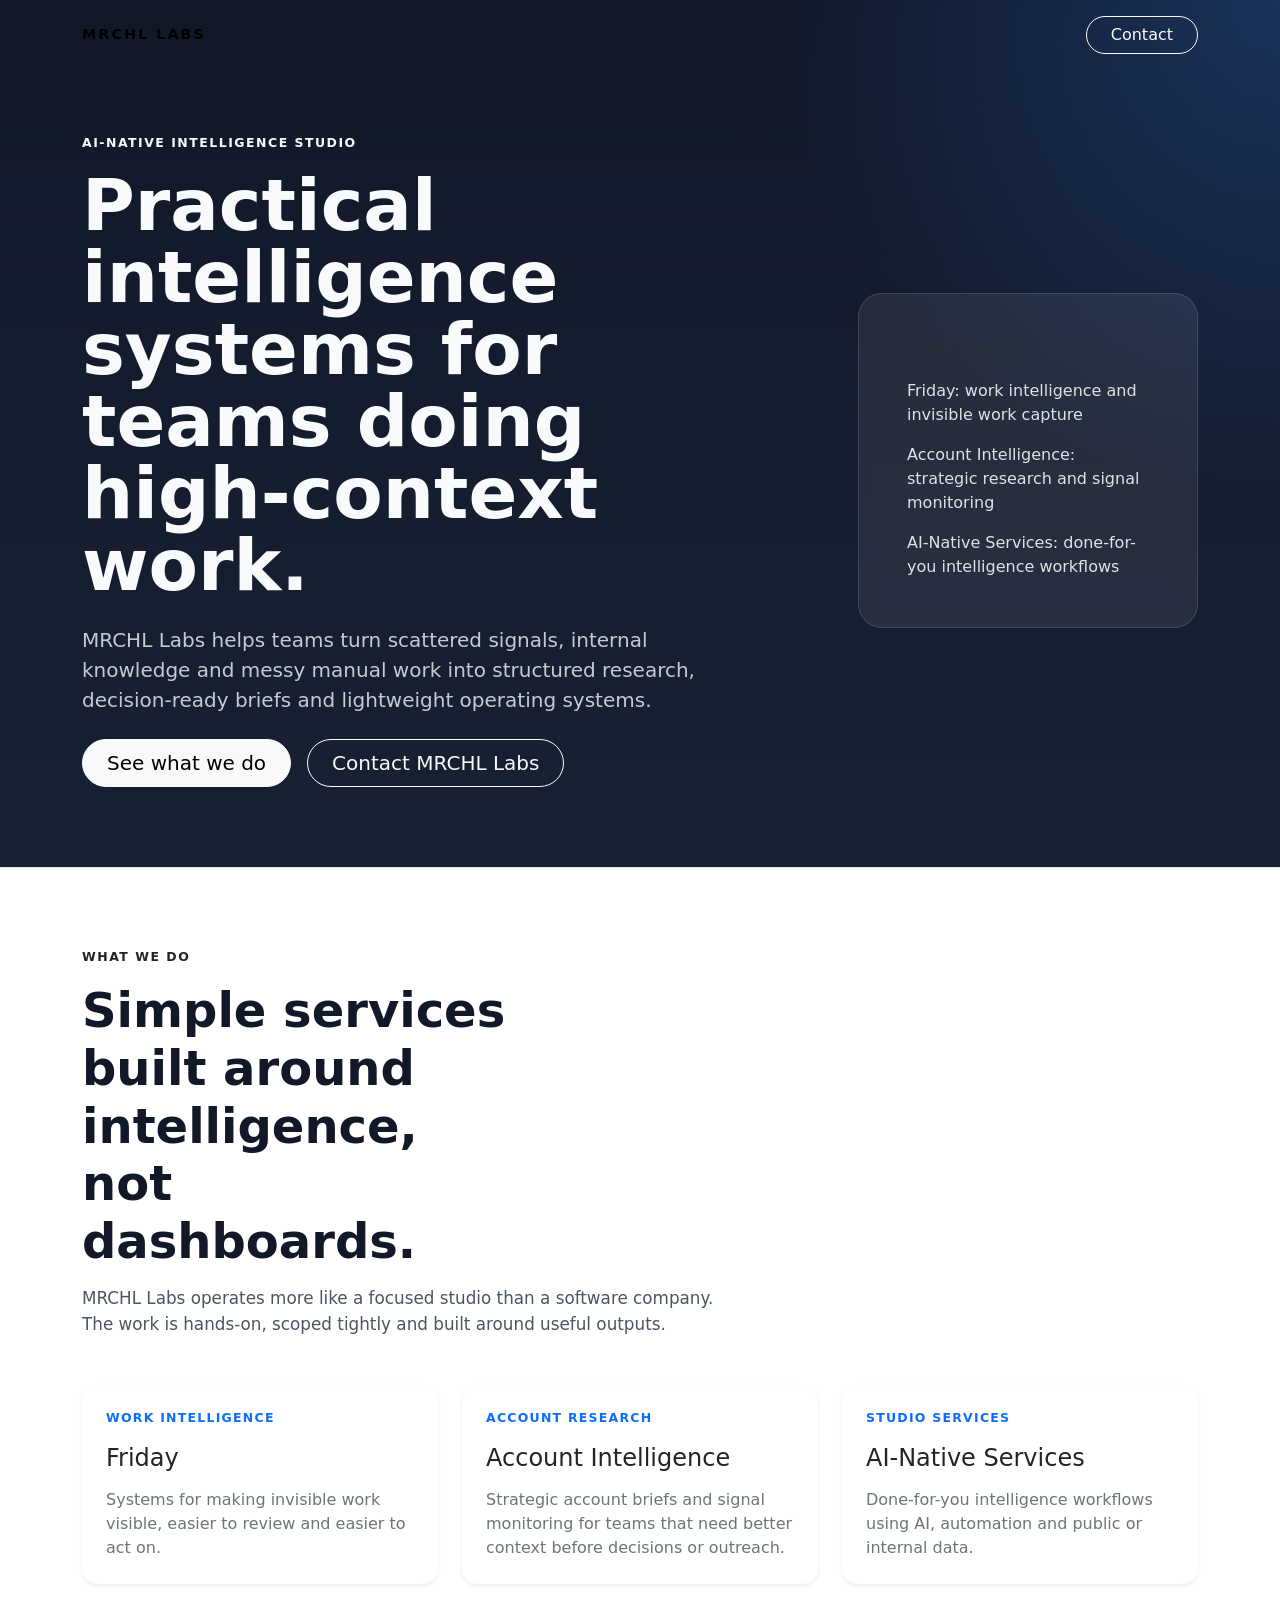
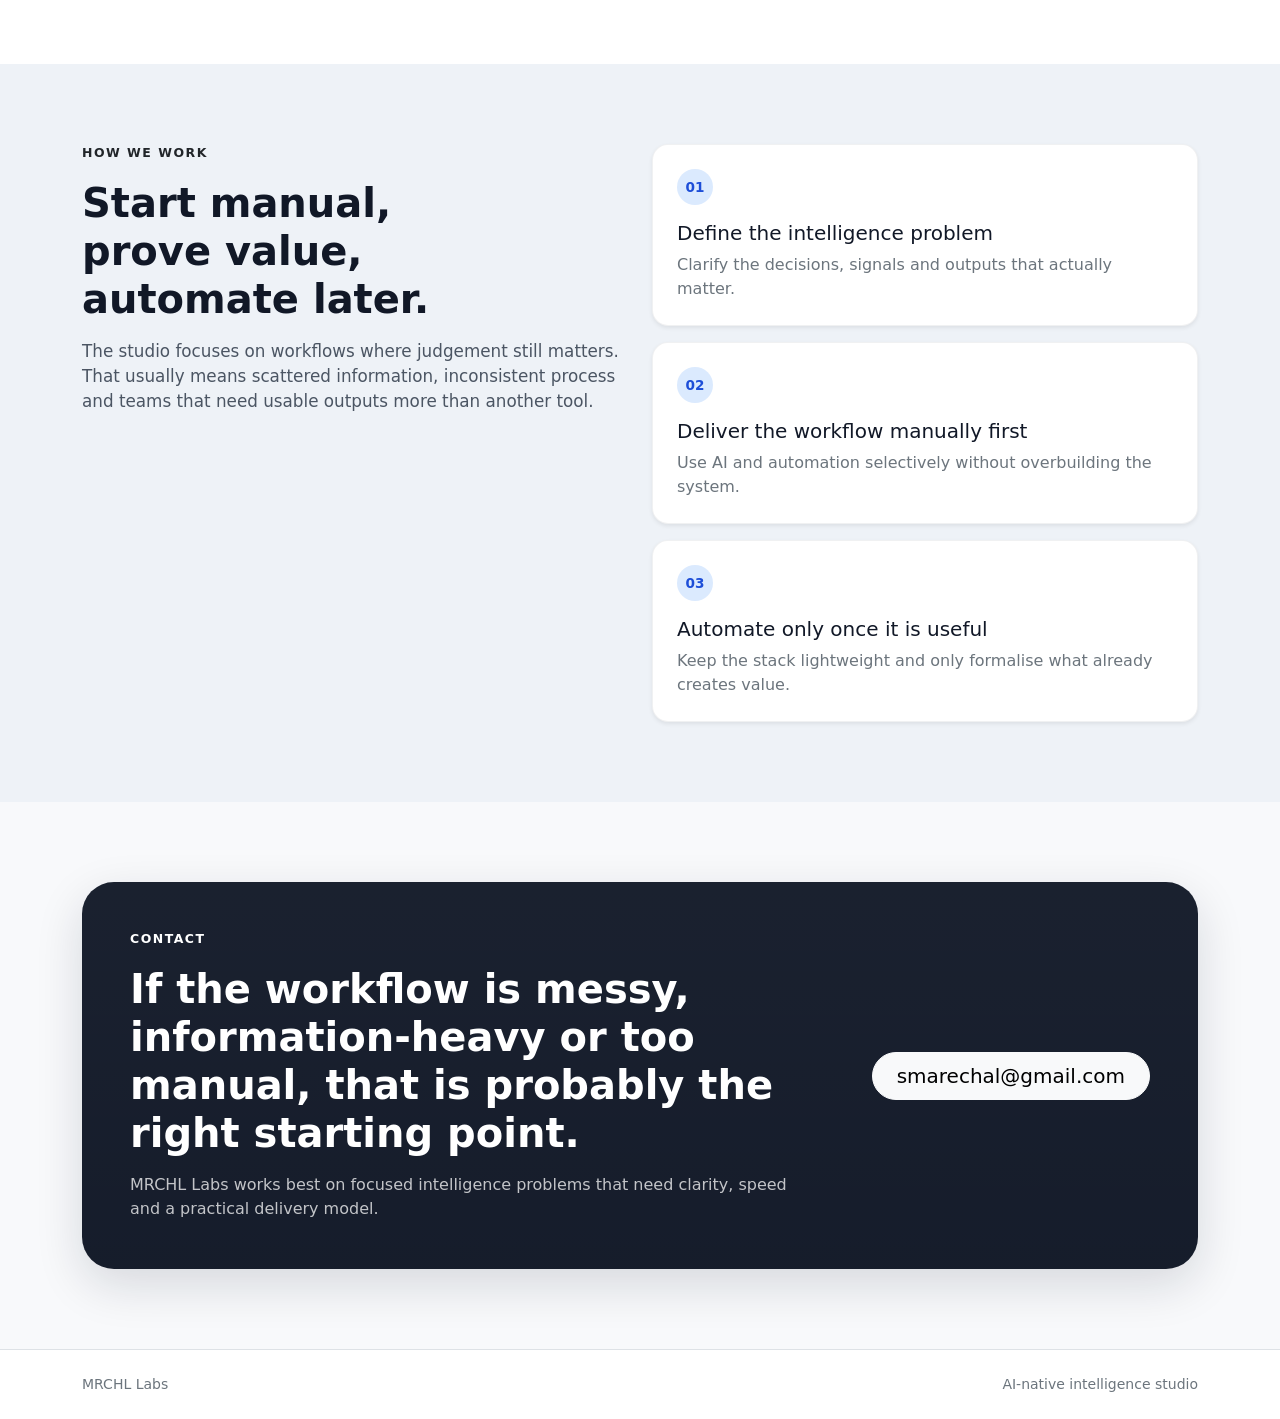
<file: index.html>
<!doctype html>
<html lang="en">
  <head>
    <meta charset="UTF-8" />
    <meta name="viewport" content="width=device-width, initial-scale=1" />
    <title>MRCHL Labs</title>
    <meta
      name="description"
      content="MRCHL Labs is an AI-native intelligence studio designing practical intelligence workflows, strategic research and lightweight automation systems."
    />
    <link
      rel="stylesheet"
      href="https://cdn.jsdelivr.net/npm/bootstrap@5.3.8/dist/css/bootstrap.min.css"
      integrity="sha384-sRIl4kxILFvY47J16cr9ZwB07vP4J8+LH7qKQnuqkuIAvNWLzeN8tE5YBujZqJLB"
      crossorigin="anonymous"
    />
    <link rel="stylesheet" href="./style.css" />
  </head>
  <body>
    <header class="hero-shell border-bottom">
      <nav class="navbar navbar-expand-lg py-3">
        <div class="container">
          <a class="navbar-brand fw-semibold text-uppercase brand-wordmark" href="/">MRCHL Labs</a>
          <a class="btn btn-outline-light rounded-pill px-4 d-none d-lg-inline-flex" href="mailto:smarechal@gmail.com">
            Contact
          </a>
        </div>
      </nav>

      <section class="container hero-block">
        <div class="row align-items-center g-5">
          <div class="col-12 col-lg-8">
            <p class="eyebrow mb-3">AI-native intelligence studio</p>
            <h1 class="display-2 fw-semibold lh-1 mb-4 hero-title">
              Practical intelligence systems for teams doing high-context work.
            </h1>
            <p class="lead hero-copy mb-4">
              MRCHL Labs helps teams turn scattered signals, internal knowledge and messy manual
              work into structured research, decision-ready briefs and lightweight operating
              systems.
            </p>
            <div class="d-flex flex-column flex-sm-row gap-3">
              <a class="btn btn-light btn-lg rounded-pill px-4" href="#services">See what we do</a>
              <a class="btn btn-outline-light btn-lg rounded-pill px-4" href="mailto:smarechal@gmail.com">
                Contact MRCHL Labs
              </a>
            </div>
          </div>
          <div class="col-12 col-lg-4">
            <div class="hero-card p-4 p-lg-5">
              <p class="small text-uppercase text-secondary-emphasis mb-3">Current focus</p>
              <ul class="list-unstyled mb-0 focus-list">
                <li>Friday: work intelligence and invisible work capture</li>
                <li>Account Intelligence: strategic research and signal monitoring</li>
                <li>AI-Native Services: done-for-you intelligence workflows</li>
              </ul>
            </div>
          </div>
        </div>
      </section>
    </header>

    <main>
      <section class="section-space bg-body" id="services">
        <div class="container">
          <div class="row justify-content-between align-items-end g-4 mb-5">
            <div class="col-12 col-lg-7">
              <p class="eyebrow text-dark mb-3">What we do</p>
              <h2 class="display-5 fw-semibold mb-3 section-title">Simple services built around intelligence, not dashboards.</h2>
              <p class="section-copy mb-0">
                MRCHL Labs operates more like a focused studio than a software company. The work is
                hands-on, scoped tightly and built around useful outputs.
              </p>
            </div>
          </div>

          <div class="row g-4">
            <div class="col-12 col-md-6 col-xl-4">
              <div class="card h-100 border-0 shadow-sm rounded-4 service-card">
                <div class="card-body p-4">
                  <p class="service-kicker mb-3">Work intelligence</p>
                  <h3 class="h4 mb-3">Friday</h3>
                  <p class="mb-0 text-secondary">
                    Systems for making invisible work visible, easier to review and easier to act
                    on.
                  </p>
                </div>
              </div>
            </div>
            <div class="col-12 col-md-6 col-xl-4">
              <div class="card h-100 border-0 shadow-sm rounded-4 service-card">
                <div class="card-body p-4">
                  <p class="service-kicker mb-3">Account research</p>
                  <h3 class="h4 mb-3">Account Intelligence</h3>
                  <p class="mb-0 text-secondary">
                    Strategic account briefs and signal monitoring for teams that need better
                    context before decisions or outreach.
                  </p>
                </div>
              </div>
            </div>
            <div class="col-12 col-md-6 col-xl-4">
              <div class="card h-100 border-0 shadow-sm rounded-4 service-card">
                <div class="card-body p-4">
                  <p class="service-kicker mb-3">Studio services</p>
                  <h3 class="h4 mb-3">AI-Native Services</h3>
                  <p class="mb-0 text-secondary">
                    Done-for-you intelligence workflows using AI, automation and public or internal
                    data.
                  </p>
                </div>
              </div>
            </div>
          </div>
        </div>
      </section>

      <section class="section-space section-muted">
        <div class="container">
          <div class="row g-4 align-items-start">
            <div class="col-12 col-lg-6">
              <p class="eyebrow text-dark mb-3">How we work</p>
              <h2 class="display-6 fw-semibold mb-3 section-title">Start manual, prove value, automate later.</h2>
              <p class="section-copy mb-0">
                The studio focuses on workflows where judgement still matters. That usually means
                scattered information, inconsistent process and teams that need usable outputs more
                than another tool.
              </p>
            </div>
            <div class="col-12 col-lg-6">
              <div class="vstack gap-3">
                <div class="process-step rounded-4 p-4 bg-white shadow-sm">
                  <span class="step-number">01</span>
                  <h3 class="h5 mt-3 mb-2">Define the intelligence problem</h3>
                  <p class="mb-0 text-secondary">
                    Clarify the decisions, signals and outputs that actually matter.
                  </p>
                </div>
                <div class="process-step rounded-4 p-4 bg-white shadow-sm">
                  <span class="step-number">02</span>
                  <h3 class="h5 mt-3 mb-2">Deliver the workflow manually first</h3>
                  <p class="mb-0 text-secondary">
                    Use AI and automation selectively without overbuilding the system.
                  </p>
                </div>
                <div class="process-step rounded-4 p-4 bg-white shadow-sm">
                  <span class="step-number">03</span>
                  <h3 class="h5 mt-3 mb-2">Automate only once it is useful</h3>
                  <p class="mb-0 text-secondary">
                    Keep the stack lightweight and only formalise what already creates value.
                  </p>
                </div>
              </div>
            </div>
          </div>
        </div>
      </section>

      <section class="section-space">
        <div class="container">
          <div class="contact-panel rounded-5 p-4 p-lg-5 text-white">
            <div class="row g-4 align-items-center">
              <div class="col-12 col-lg-8">
                <p class="eyebrow mb-3">Contact</p>
                <h2 class="display-6 fw-semibold mb-3">If the workflow is messy, information-heavy or too manual, that is probably the right starting point.</h2>
                <p class="mb-0 contact-copy">
                  MRCHL Labs works best on focused intelligence problems that need clarity, speed
                  and a practical delivery model.
                </p>
              </div>
              <div class="col-12 col-lg-4 text-lg-end">
                <a class="btn btn-light btn-lg rounded-pill px-4" href="mailto:smarechal@gmail.com">
                  smarechal@gmail.com
                </a>
              </div>
            </div>
          </div>
        </div>
      </section>
    </main>

    <footer class="py-4 border-top bg-white">
      <div class="container d-flex flex-column flex-md-row justify-content-between gap-2 small text-secondary">
        <span>MRCHL Labs</span>
        <span>AI-native intelligence studio</span>
      </div>
    </footer>
  </body>
</html>
</file>
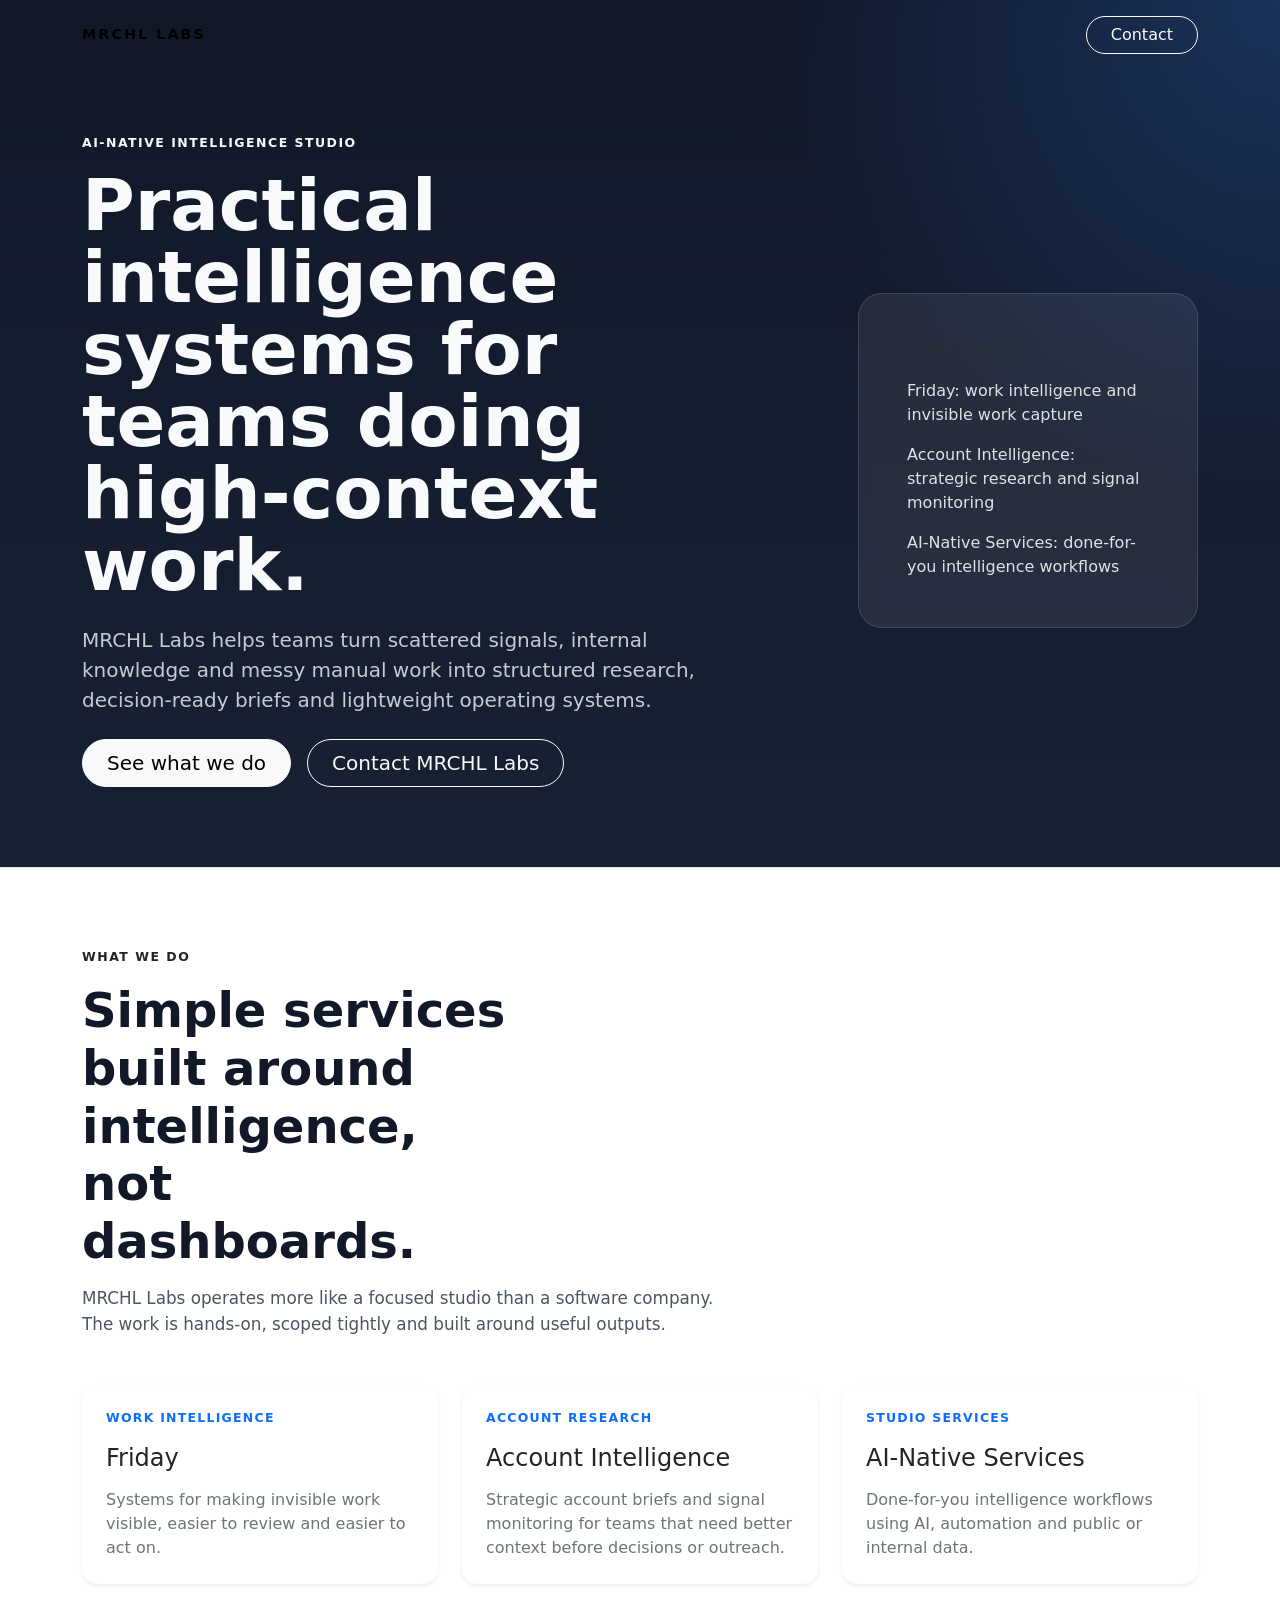
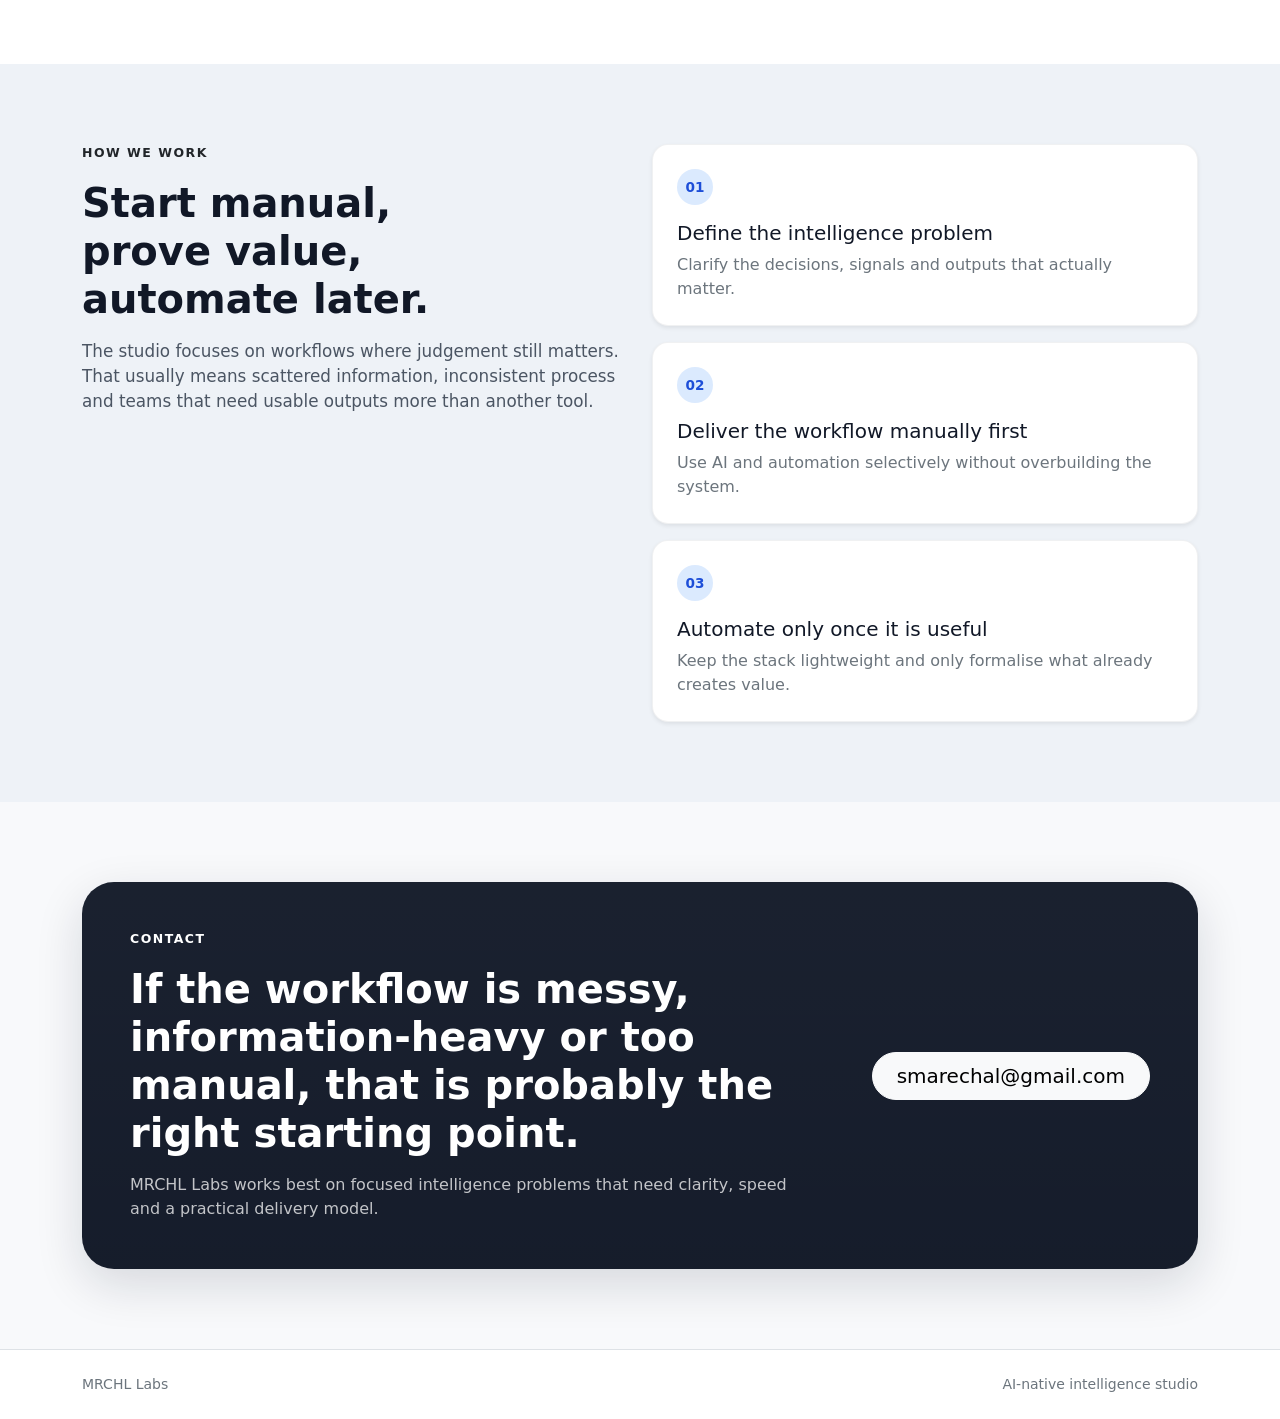
<file: projects/index.html>
<!doctype html>
<html lang="en">
  <head>
    <meta charset="UTF-8" />
    <meta http-equiv="refresh" content="0; url=/" />
    <meta name="viewport" content="width=device-width, initial-scale=1" />
    <title>Redirecting · MRCHL Labs</title>
  </head>
  <body>
    <p><a href="/">Return to MRCHL Labs</a></p>
  </body>
</html>
</file>
<file: style.css>
:root {
  --hero-bg: #101828;
  --hero-surface: rgba(255, 255, 255, 0.08);
  --hero-border: rgba(255, 255, 255, 0.12);
  --hero-text: #f8fafc;
  --page-bg: #f8f9fb;
  --page-text: #111827;
  --muted-bg: #eef2f7;
  --accent: #0d6efd;
}

html {
  scroll-behavior: smooth;
}

body {
  background: var(--page-bg);
  color: var(--page-text);
}

.brand-wordmark {
  letter-spacing: 0.14em;
  font-size: 0.9rem;
}

.hero-shell {
  background:
    radial-gradient(circle at top right, rgba(59, 130, 246, 0.24), transparent 32%),
    linear-gradient(180deg, #101828 0%, #182133 100%);
  color: var(--hero-text);
}

.hero-block {
  padding-top: 4rem;
  padding-bottom: 5rem;
}

.hero-title {
  max-width: 11ch;
}

.hero-copy {
  max-width: 40rem;
  color: rgba(248, 250, 252, 0.78);
}

.hero-card {
  background: var(--hero-surface);
  border: 1px solid var(--hero-border);
  border-radius: 1.5rem;
  backdrop-filter: blur(8px);
}

.eyebrow {
  letter-spacing: 0.12em;
  text-transform: uppercase;
  font-size: 0.78rem;
  font-weight: 700;
}

.focus-list {
  display: grid;
  gap: 1rem;
  color: rgba(248, 250, 252, 0.88);
}

.section-space {
  padding-top: 5rem;
  padding-bottom: 5rem;
}

.section-muted {
  background: var(--muted-bg);
}

.section-title {
  max-width: 13ch;
}

.section-copy {
  max-width: 42rem;
  color: #4b5563;
  font-size: 1.05rem;
}

.service-card {
  transition: transform 180ms ease, box-shadow 180ms ease;
}

.service-card:hover {
  transform: translateY(-3px);
  box-shadow: 0 1rem 2.5rem rgba(15, 23, 42, 0.08);
}

.service-kicker {
  font-size: 0.78rem;
  font-weight: 700;
  letter-spacing: 0.1em;
  text-transform: uppercase;
  color: var(--accent);
}

.process-step {
  border: 1px solid rgba(15, 23, 42, 0.06);
}

.step-number {
  display: inline-flex;
  align-items: center;
  justify-content: center;
  width: 2.25rem;
  height: 2.25rem;
  border-radius: 999px;
  background: #dbeafe;
  color: #1d4ed8;
  font-size: 0.85rem;
  font-weight: 700;
}

.contact-panel {
  background:
    linear-gradient(180deg, rgba(255, 255, 255, 0.04), rgba(255, 255, 255, 0.02)),
    #111827;
  box-shadow: 0 1rem 3rem rgba(15, 23, 42, 0.14);
}

.contact-copy {
  color: rgba(255, 255, 255, 0.74);
}

.not-found-page {
  background: var(--page-bg);
}

@media (max-width: 991.98px) {
  .hero-title,
  .section-title {
    max-width: none;
  }
}
</file>
